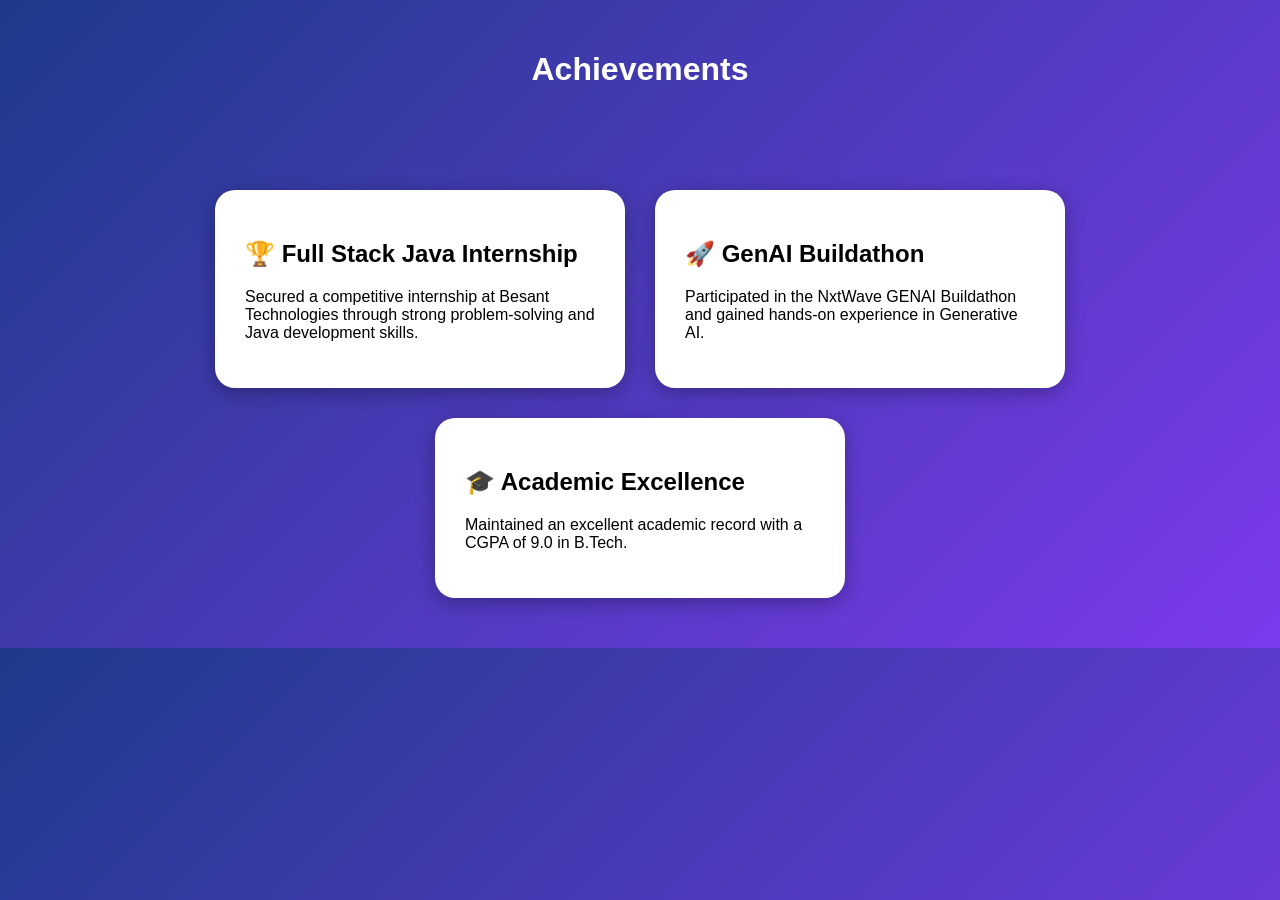
<file: achievements.html>
<!DOCTYPE html>
<html>
<head>
<title>Achievements</title>
<link rel="stylesheet" href="achievements.css">
</head>

<body>

<h1>Achievements</h1>

<div class="achievement-container">

<div class="achievement-card">

<h2>🏆 Full Stack Java Internship</h2>

<p>
Secured a competitive internship at
Besant Technologies through strong
problem-solving and Java development skills.
</p>

</div>

<div class="achievement-card">

<h2>🚀 GenAI Buildathon</h2>

<p>
Participated in the NxtWave
GENAI Buildathon and gained
hands-on experience in Generative AI.
</p>

</div>

<div class="achievement-card">

<h2>🎓 Academic Excellence</h2>

<p>
Maintained an excellent academic
record with a CGPA of 9.0 in B.Tech.
</p>

</div>

</div>

</body>
</html>
</file>
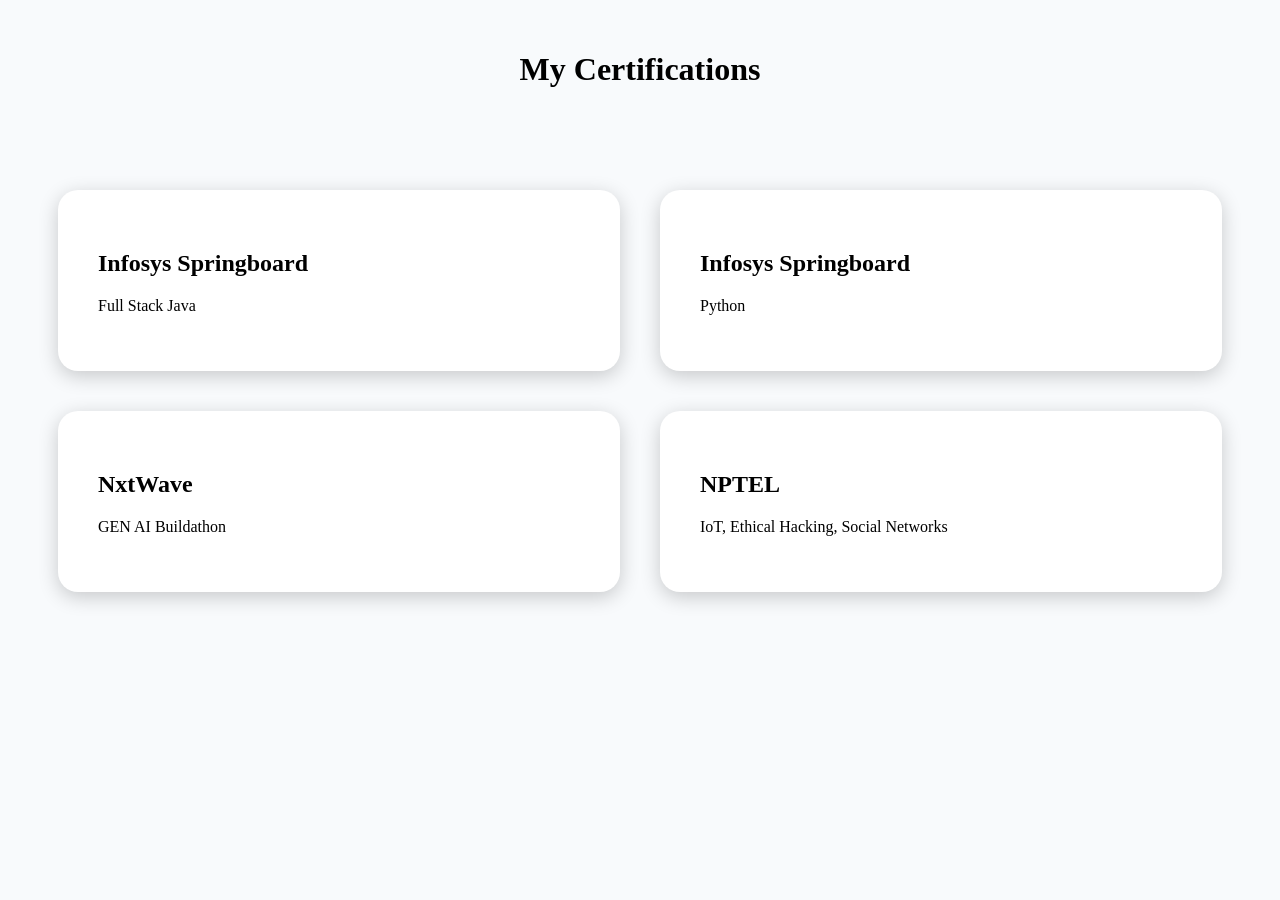
<file: certificates.html>
<!DOCTYPE html>
<html>
<head>
<title>Certificates</title>
<link rel="stylesheet" href="certificates.css">
</head>

<body>

<h1>My Certifications</h1>

<div class="gallery">

<div class="certificate">
<h2>Infosys Springboard</h2>
<p>Full Stack Java</p>
</div>

<div class="certificate">
<h2>Infosys Springboard</h2>
<p>Python</p>
</div>

<div class="certificate">
<h2>NxtWave</h2>
<p>GEN AI Buildathon</p>
</div>

<div class="certificate">
<h2>NPTEL</h2>
<p>IoT, Ethical Hacking, Social Networks</p>
</div>

</div>

</body>
</html>
</file>
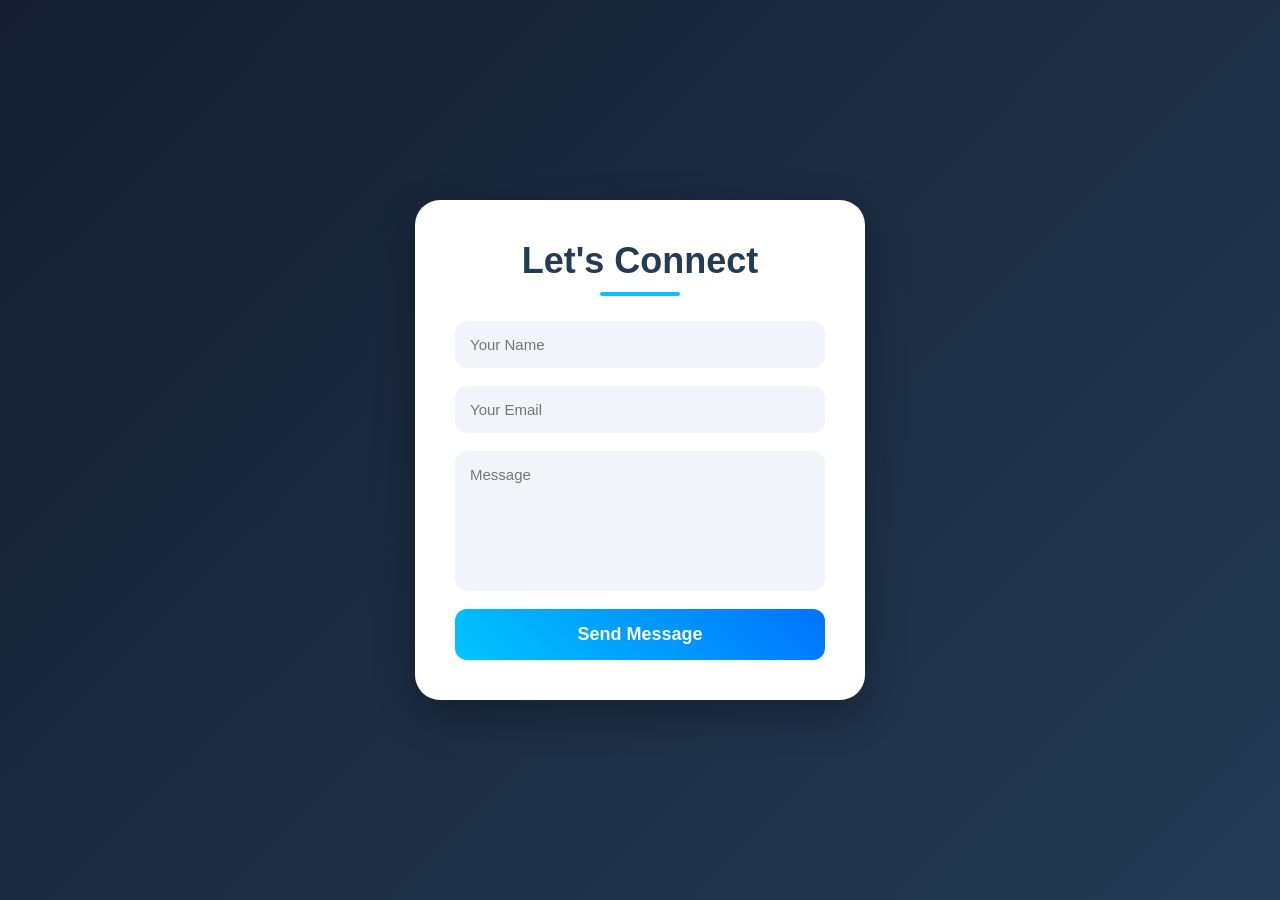
<file: contact.html>
</body>
</html>

<!DOCTYPE html>
<html>
<head>
<title>Contact</title>
<link rel="stylesheet" href="contact.css">
</head>

<body>

<div class="contact">

<h1>Let's Connect</h1>

<form>

<input type="text" placeholder="Your Name">

<input type="email" placeholder="Your Email">

<textarea placeholder="Message"></textarea>

<button>Send Message</button>

</form>

</div>

</body>
</html>
</file>
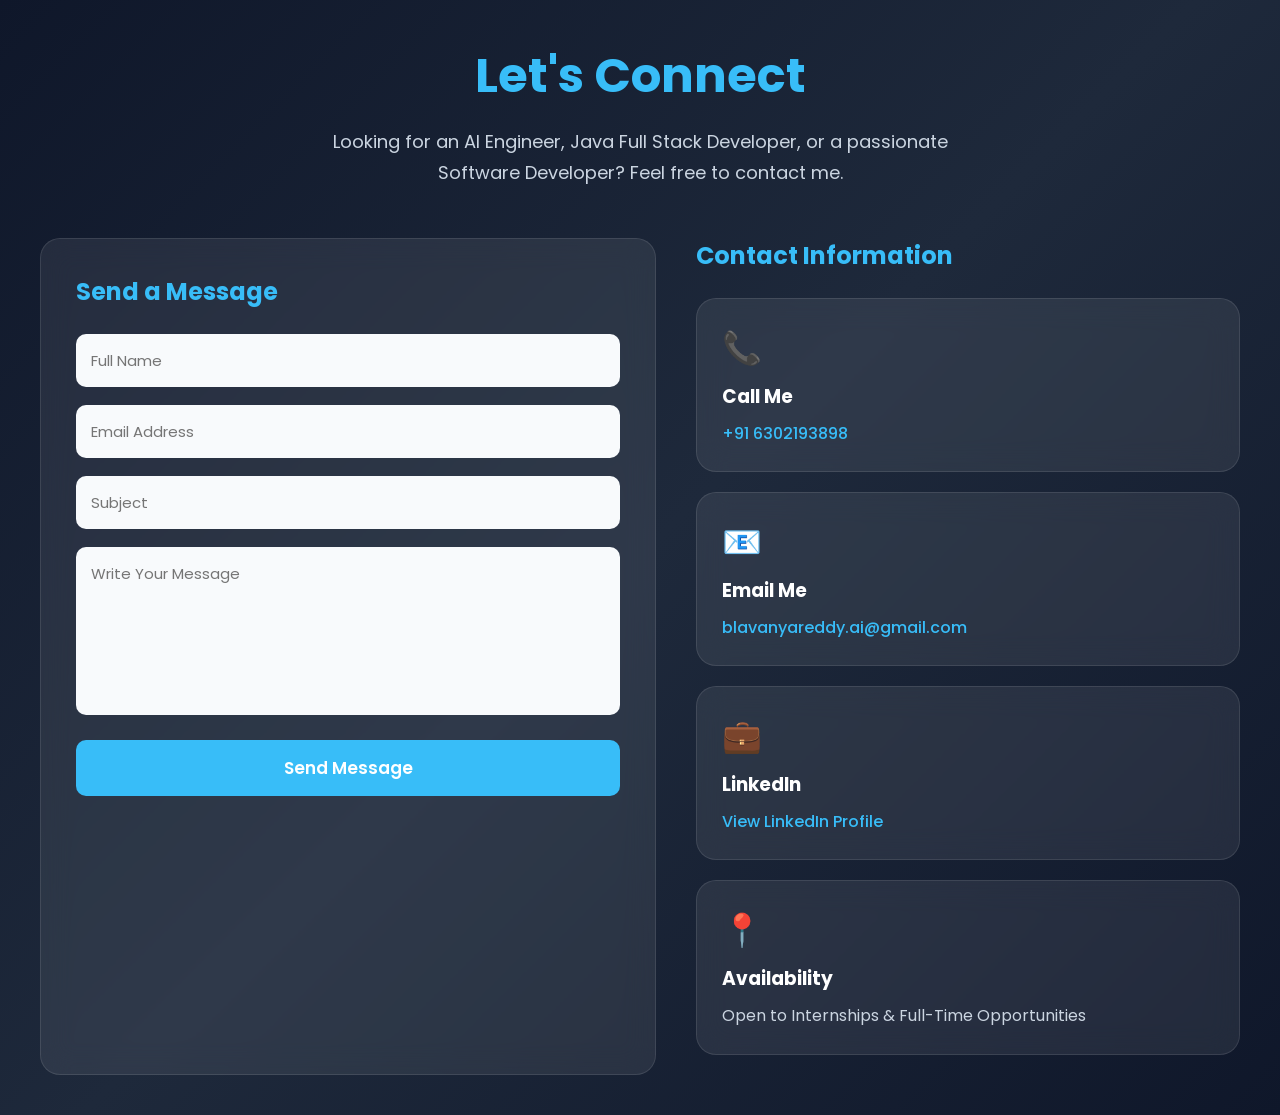
<file: contact1.html>
<!DOCTYPE html>
<html lang="en">
<head>
<meta charset="UTF-8">
<meta name="viewport" content="width=device-width, initial-scale=1.0">
<title>Contact Me</title>

<link rel="stylesheet" href="contact1.css">

<link href="https://fonts.googleapis.com/css2?family=Poppins:wght@300;400;500;600;700&display=swap" rel="stylesheet">
</head>

<body>

<div class="container">

    <div class="contact-header">
        <h1>Let's Connect</h1>
        <p>
            Looking for an AI Engineer, Java Full Stack Developer,
            or a passionate Software Developer? Feel free to contact me.
        </p>
    </div>

    <div class="contact-wrapper">

        <div class="contact-form">

            <h2>Send a Message</h2>

            <form>

                <input type="text" placeholder="Full Name" required>

                <input type="email" placeholder="Email Address" required>

                <input type="text" placeholder="Subject" required>

                <textarea rows="6" placeholder="Write Your Message"></textarea>

                <button type="submit">
                    Send Message
                </button>

            </form>

        </div>

        <div class="contact-details">

            <h2>Contact Information</h2>

            <div class="card">
                <span>📞</span>
                <h3>Call Me</h3>

                <a href="tel:+916302193898">
                    +91 6302193898
                </a>
            </div>

            <div class="card">
                <span>📧</span>
                <h3>Email Me</h3>

                <a href="mailto:blavanyareddy.ai@gmail.com">
                    blavanyareddy.ai@gmail.com
                </a>
            </div>

            <div class="card">
                <span>💼</span>
                <h3>LinkedIn</h3>

                <a href="https://www.linkedin.com/in/lavanya-ai3028" target="_blank">
                    View LinkedIn Profile
                </a>
            </div>

            <div class="card">
                <span>📍</span>
                <h3>Availability</h3>

                <p>Open to Internships & Full-Time Opportunities</p>
            </div>

        </div>

    </div>

</div>

</body>
</html>
</file>
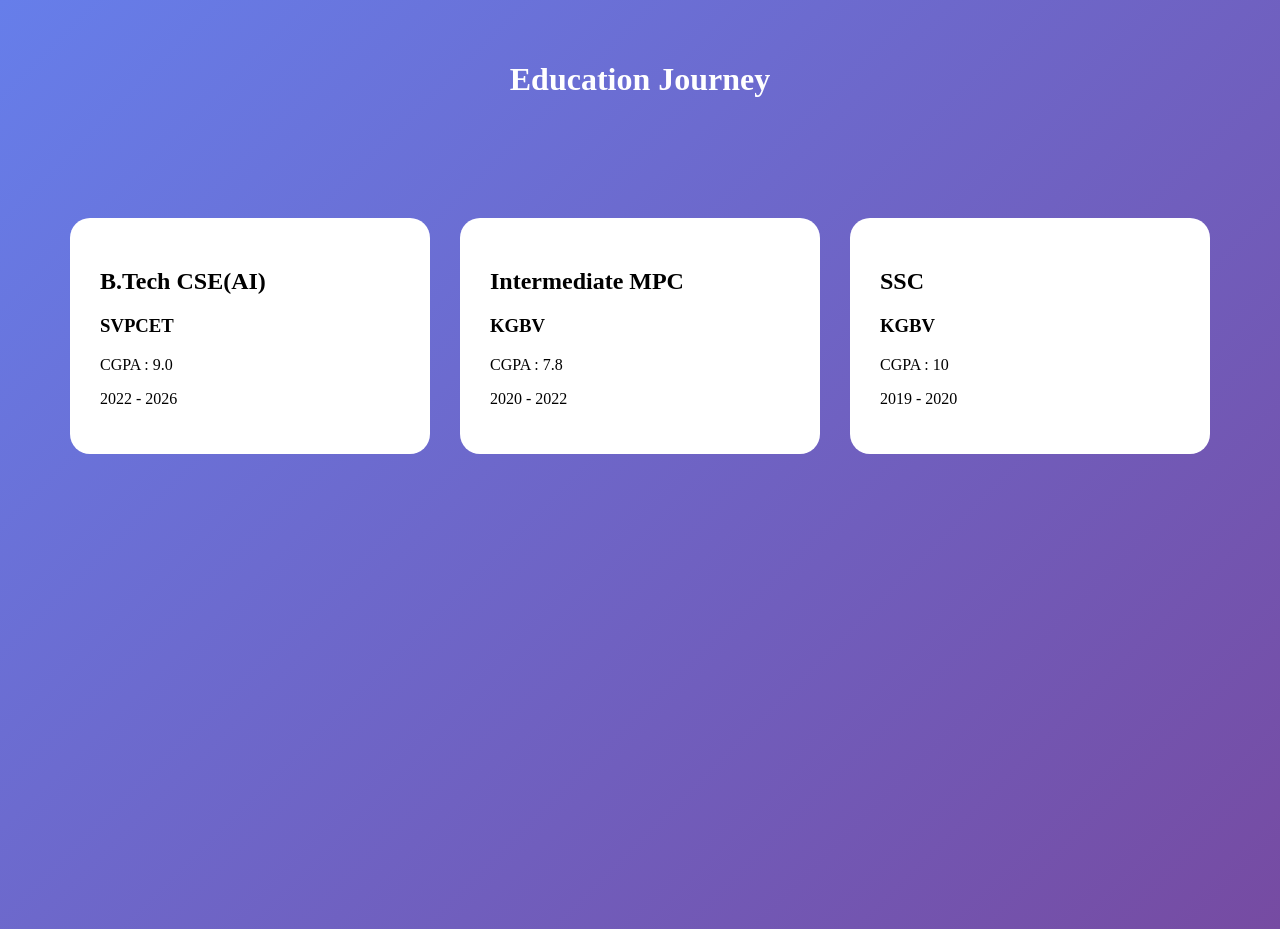
<file: education.html>
<!DOCTYPE html>
<html>
<head>
<title>Education</title>
<link rel="stylesheet" href="education.css">
</head>

<body>

<h1>Education Journey</h1>

<div class="timeline">

<div class="card">
<h2>B.Tech CSE(AI)</h2>
<h3>SVPCET</h3>
<p>CGPA : 9.0</p>
<p>2022 - 2026</p>
</div>

<div class="card">
<h2>Intermediate MPC</h2>
<h3>KGBV</h3>
<p>CGPA : 7.8</p>
<p>2020 - 2022</p>
</div>

<div class="card">
<h2>SSC</h2>
<h3>KGBV</h3>
<p>CGPA : 10</p>
<p>2019 - 2020</p>
</div>

</div>

</body>
</html>
</file>
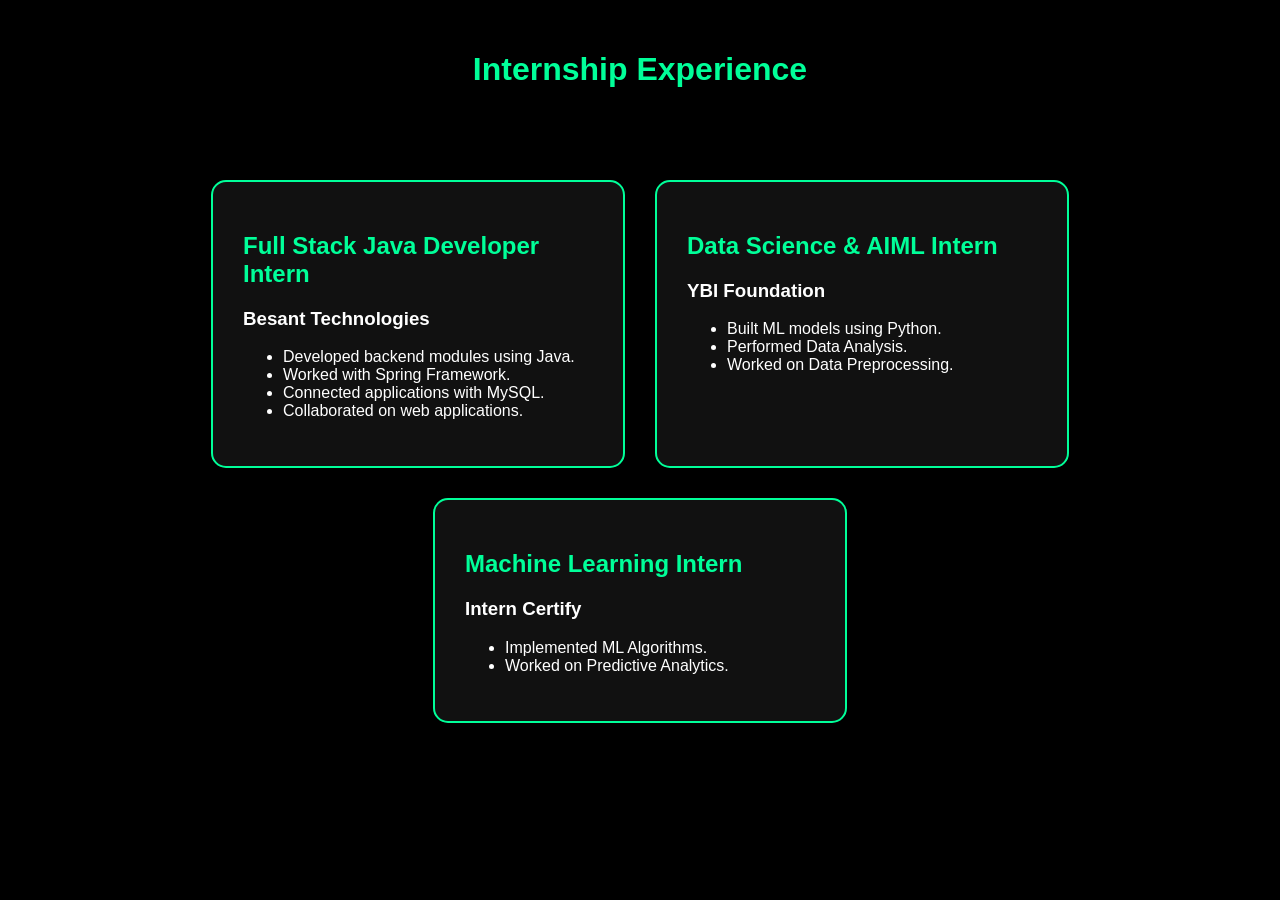
<file: internships.html>
<!DOCTYPE html>
<html>
<head>
<title>Internships</title>
<link rel="stylesheet" href="internships.css">
</head>

<body>

<h1>Internship Experience</h1>

<div class="timeline">

<div class="card">
<h2>Full Stack Java Developer Intern</h2>
<h3>Besant Technologies</h3>

<ul>
<li>Developed backend modules using Java.</li>
<li>Worked with Spring Framework.</li>
<li>Connected applications with MySQL.</li>
<li>Collaborated on web applications.</li>
</ul>

</div>

<div class="card">
<h2>Data Science & AIML Intern</h2>
<h3>YBI Foundation</h3>

<ul>
<li>Built ML models using Python.</li>
<li>Performed Data Analysis.</li>
<li>Worked on Data Preprocessing.</li>
</ul>

</div>

<div class="card">
<h2>Machine Learning Intern</h2>
<h3>Intern Certify</h3>

<ul>
<li>Implemented ML Algorithms.</li>
<li>Worked on Predictive Analytics.</li>
</ul>

</div>

</div>

</body>
</html>
</file>
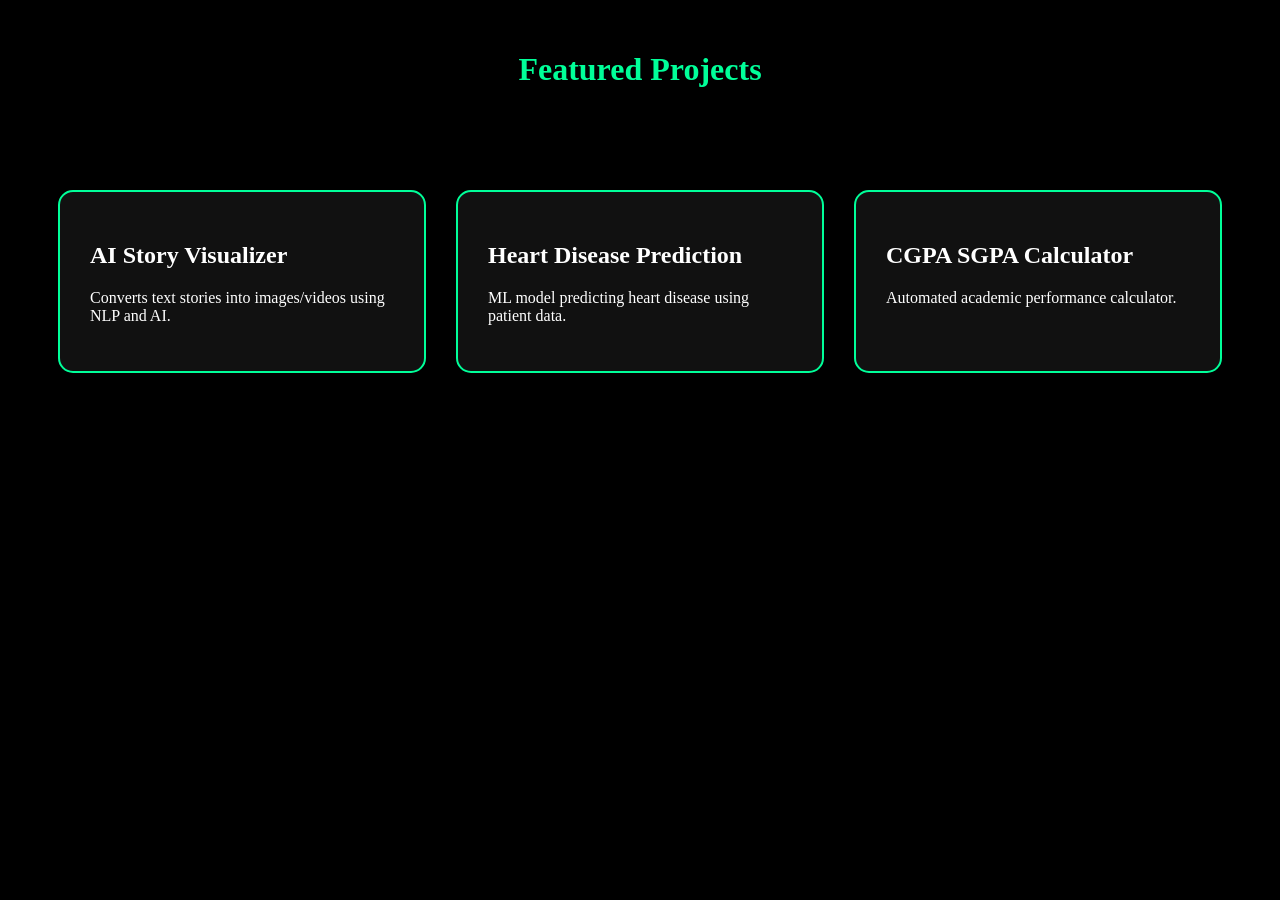
<file: projects.html>
<!DOCTYPE html>
<html>
<head>
<title>Projects</title>
<link rel="stylesheet" href="projects.css">
</head>

<body>

<h1>Featured Projects</h1>

<div class="projects">

<div class="project">
<h2>AI Story Visualizer</h2>
<p>Converts text stories into images/videos using NLP and AI.</p>
</div>

<div class="project">
<h2>Heart Disease Prediction</h2>
<p>ML model predicting heart disease using patient data.</p>
</div>

<div class="project">
<h2>CGPA SGPA Calculator</h2>
<p>Automated academic performance calculator.</p>
</div>

</div>

</body>
</html>
</file>
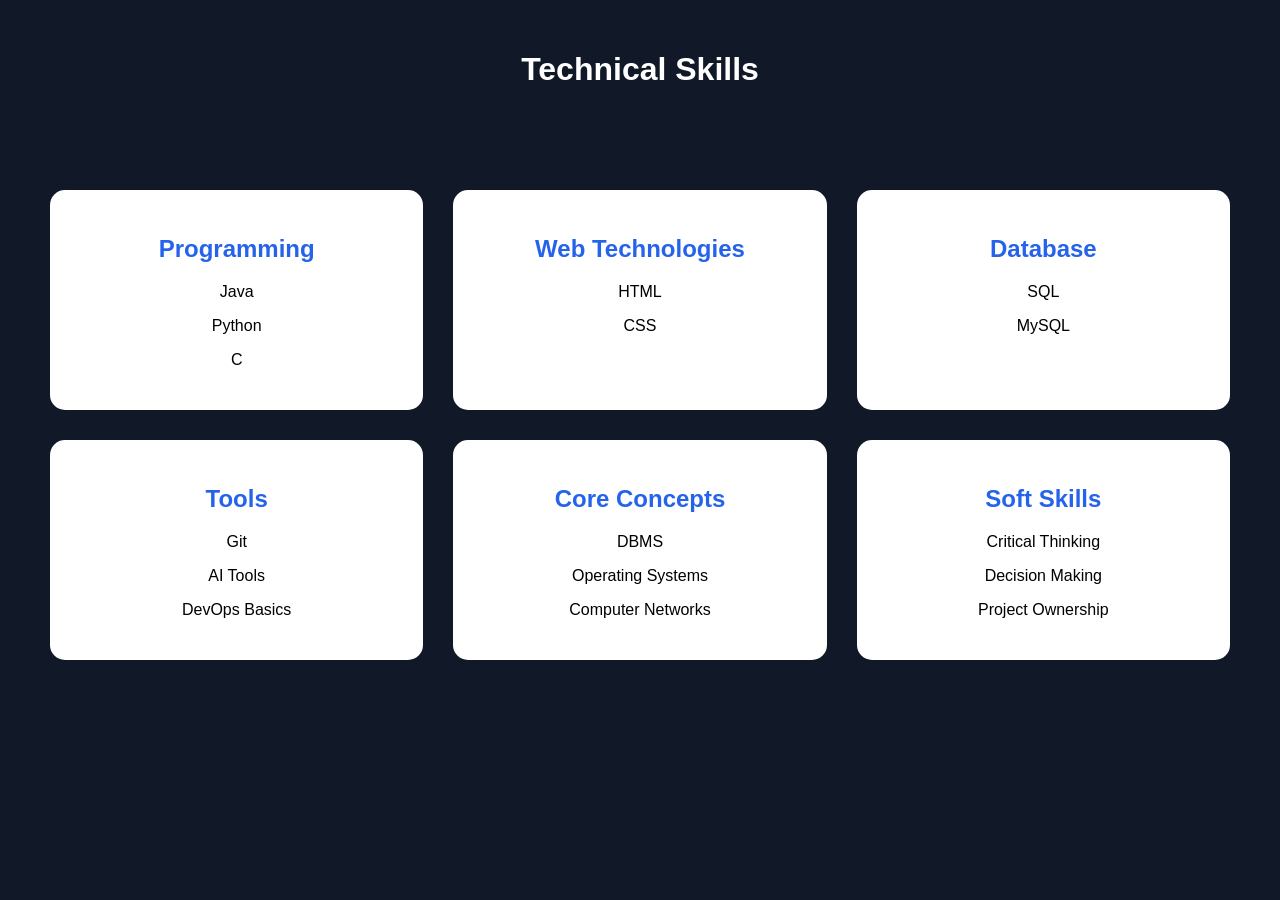
<file: skills.html>
<!DOCTYPE html>
<html>
<head>
<title>Skills</title>
<link rel="stylesheet" href="skills.css">
</head>

<body>

<h1>Technical Skills</h1>

<div class="skills-container">

<div class="skill">
<h2>Programming</h2>
<p>Java</p>
<p>Python</p>
<p>C</p>
</div>

<div class="skill">
<h2>Web Technologies</h2>
<p>HTML</p>
<p>CSS</p>
</div>

<div class="skill">
<h2>Database</h2>
<p>SQL</p>
<p>MySQL</p>
</div>

<div class="skill">
<h2>Tools</h2>
<p>Git</p>
<p>AI Tools</p>
<p>DevOps Basics</p>
</div>

<div class="skill">
<h2>Core Concepts</h2>
<p>DBMS</p>
<p>Operating Systems</p>
<p>Computer Networks</p>
</div>

<div class="skill">
<h2>Soft Skills</h2>
<p>Critical Thinking</p>
<p>Decision Making</p>
<p>Project Ownership</p>
</div>

</div>

</body>
</html>
</file>
<file: achievements.css>
body{
    margin:0;
    background:linear-gradient(135deg,#1e3a8a,#7c3aed);
    font-family:Poppins,sans-serif;
}

h1{
    text-align:center;
    color:white;
    padding:30px;
}

.achievement-container{
    display:flex;
    justify-content:center;
    gap:30px;
    flex-wrap:wrap;
    padding:50px;
}

.achievement-card{
    width:350px;
    background:white;
    padding:30px;
    border-radius:20px;
    box-shadow:0px 5px 20px rgba(0,0,0,0.3);
    transition:.4s;
}

.achievement-card:hover{
    transform:scale(1.05);
}
</file>
<file: certificates.css>
body{
background:#f8fafc;
font-family:Poppins;
}

h1{
text-align:center;
padding:30px;
}

.gallery{
display:grid;
grid-template-columns:repeat(2,1fr);
gap:40px;
padding:50px;
}

.certificate{
background:white;
padding:40px;
box-shadow:0 5px 20px rgba(0,0,0,.2);
border-radius:20px;
}
</file>
<file: contact.css>
*{
    margin:0;
    padding:0;
    box-sizing:border-box;
    font-family:'Poppins',sans-serif;
}

body{
    min-height:100vh;
    display:flex;
    justify-content:center;
    align-items:center;
    background:linear-gradient(
    135deg,
    #141e30,
    #243b55
    );
}

.contact{
    width:450px;
    background:white;
    padding:40px;
    border-radius:25px;
    box-shadow:0px 15px 40px rgba(0,0,0,0.3);
    text-align:center;
}

.contact h1{
    color:#243b55;
    margin-bottom:25px;
    font-size:36px;
    position:relative;
}

.contact h1::after{
    content:"";
    width:80px;
    height:4px;
    background:#00c6ff;
    display:block;
    margin:10px auto;
    border-radius:10px;
}

form{
    margin-top:20px;
}

input,
textarea{
    width:100%;
    padding:15px;
    margin-bottom:18px;
    border:none;
    border-radius:12px;
    background:#f1f5f9;
    font-size:15px;
    outline:none;
    transition:0.3s;
}

input:focus,
textarea:focus{
    background:#ffffff;
    box-shadow:0 0 10px rgba(0,198,255,0.4);
}

textarea{
    resize:none;
    height:140px;
}

button{
    width:100%;
    padding:15px;
    border:none;
    border-radius:12px;
    background:linear-gradient(
    45deg,
    #00c6ff,
    #0072ff
    );
    color:white;
    font-size:18px;
    font-weight:600;
    cursor:pointer;
    transition:0.4s;
}

button:hover{
    transform:translateY(-4px);
    box-shadow:0 10px 20px rgba(0,114,255,0.4);
}

@media(max-width:500px){

    .contact{
        width:90%;
        padding:25px;
    }

    .contact h1{
        font-size:28px;
    }

}
</file>
<file: contact1.css>
*{
    margin:0;
    padding:0;
    box-sizing:border-box;
    font-family:'Poppins',sans-serif;
}

body{
    min-height:100vh;
    background:linear-gradient(
        135deg,
        #0f172a,
        #1e293b,
        #0f172a
    );
    display:flex;
    justify-content:center;
    align-items:center;
    padding:40px;
}

.container{
    width:100%;
    max-width:1200px;
}

.contact-header{
    text-align:center;
    margin-bottom:50px;
}

.contact-header h1{
    font-size:3rem;
    color:#38bdf8;
    margin-bottom:15px;
}

.contact-header p{
    color:#cbd5e1;
    font-size:18px;
    max-width:700px;
    margin:auto;
    line-height:1.7;
}

.contact-wrapper{
    display:flex;
    gap:40px;
    flex-wrap:wrap;
}

.contact-form{
    flex:1;
    min-width:350px;
    background:rgba(255,255,255,0.08);
    backdrop-filter:blur(15px);
    padding:35px;
    border-radius:20px;
    border:1px solid rgba(255,255,255,0.1);
}

.contact-form h2{
    color:#38bdf8;
    margin-bottom:25px;
}

.contact-form input,
.contact-form textarea{
    width:100%;
    padding:15px;
    margin-bottom:18px;
    border:none;
    outline:none;
    border-radius:10px;
    background:#f8fafc;
    font-size:15px;
}

.contact-form textarea{
    resize:none;
}

.contact-form button{
    width:100%;
    padding:15px;
    border:none;
    border-radius:10px;
    background:#38bdf8;
    color:white;
    font-size:17px;
    font-weight:600;
    cursor:pointer;
    transition:0.4s;
}

.contact-form button:hover{
    background:#0284c7;
    transform:translateY(-3px);
}

.contact-details{
    flex:1;
    min-width:350px;
}

.contact-details h2{
    color:#38bdf8;
    margin-bottom:25px;
}

.card{
    background:rgba(255,255,255,0.08);
    backdrop-filter:blur(15px);
    border:1px solid rgba(255,255,255,0.1);
    border-radius:20px;
    padding:25px;
    margin-bottom:20px;
    transition:0.4s;
}

.card:hover{
    transform:translateY(-8px);
    box-shadow:0 10px 25px rgba(56,189,248,0.3);
}

.card span{
    font-size:32px;
}

.card h3{
    color:white;
    margin:10px 0;
}

.card a{
    color:#38bdf8;
    text-decoration:none;
    font-weight:500;
    word-break:break-word;
}

.card a:hover{
    text-decoration:underline;
}

.card p{
    color:#cbd5e1;
    line-height:1.6;
}

@media(max-width:900px){

    .contact-wrapper{
        flex-direction:column;
    }

    .contact-header h1{
        font-size:2.3rem;
    }

    .contact-header p{
        font-size:16px;
    }

}

@media(max-width:500px){

    body{
        padding:20px;
    }

    .contact-form,
    .card{
        padding:20px;
    }

    .contact-header h1{
        font-size:2rem;
    }

}
</file>
<file: education.css>
body{
background:linear-gradient(135deg,#667eea,#764ba2);
height:100vh;
font-family:Poppins;
}

h1{
text-align:center;
padding:40px;
color:white;
}

.timeline{
display:flex;
justify-content:center;
gap:30px;
margin-top:80px;
}

.card{
background:white;
padding:30px;
width:300px;
border-radius:20px;
transition:.5s;
}

.card:hover{
transform:translateY(-15px);
}
</file>
<file: internships.css>
body{
    margin:0;
    background:#000;
    font-family:Poppins,sans-serif;
}

h1{
    text-align:center;
    color:#00ff99;
    padding:30px;
}

.timeline{
    display:flex;
    justify-content:center;
    gap:30px;
    flex-wrap:wrap;
    padding:40px;
}

.card{
    width:350px;
    background:#111;
    color:white;
    padding:30px;
    border:2px solid #00ff99;
    border-radius:15px;
}

.card h2{
    color:#00ff99;
}
</file>
<file: projects.css>
body{
background:black;
font-family:Poppins;
}

h1{
text-align:center;
color:#00ff99;
padding:30px;
}

.projects{
display:grid;
grid-template-columns:repeat(3,1fr);
gap:30px;
padding:50px;
}

.project{
background:#111;
color:white;
padding:30px;
border:2px solid #00ff99;
border-radius:15px;
transition:.4s;
}

.project:hover{
transform:scale(1.08);
}
</file>
<file: skills.css>
body{
    margin:0;
    background:#111827;
    font-family:Poppins,sans-serif;
}

h1{
    text-align:center;
    color:white;
    padding:30px;
}

.skills-container{
    display:grid;
    grid-template-columns:repeat(3,1fr);
    gap:30px;
    padding:50px;
}

.skill{
    background:white;
    padding:25px;
    border-radius:15px;
    text-align:center;
    transition:.4s;
}

.skill:hover{
    transform:translateY(-10px);
}

.skill h2{
    color:#2563eb;
}
</file>
